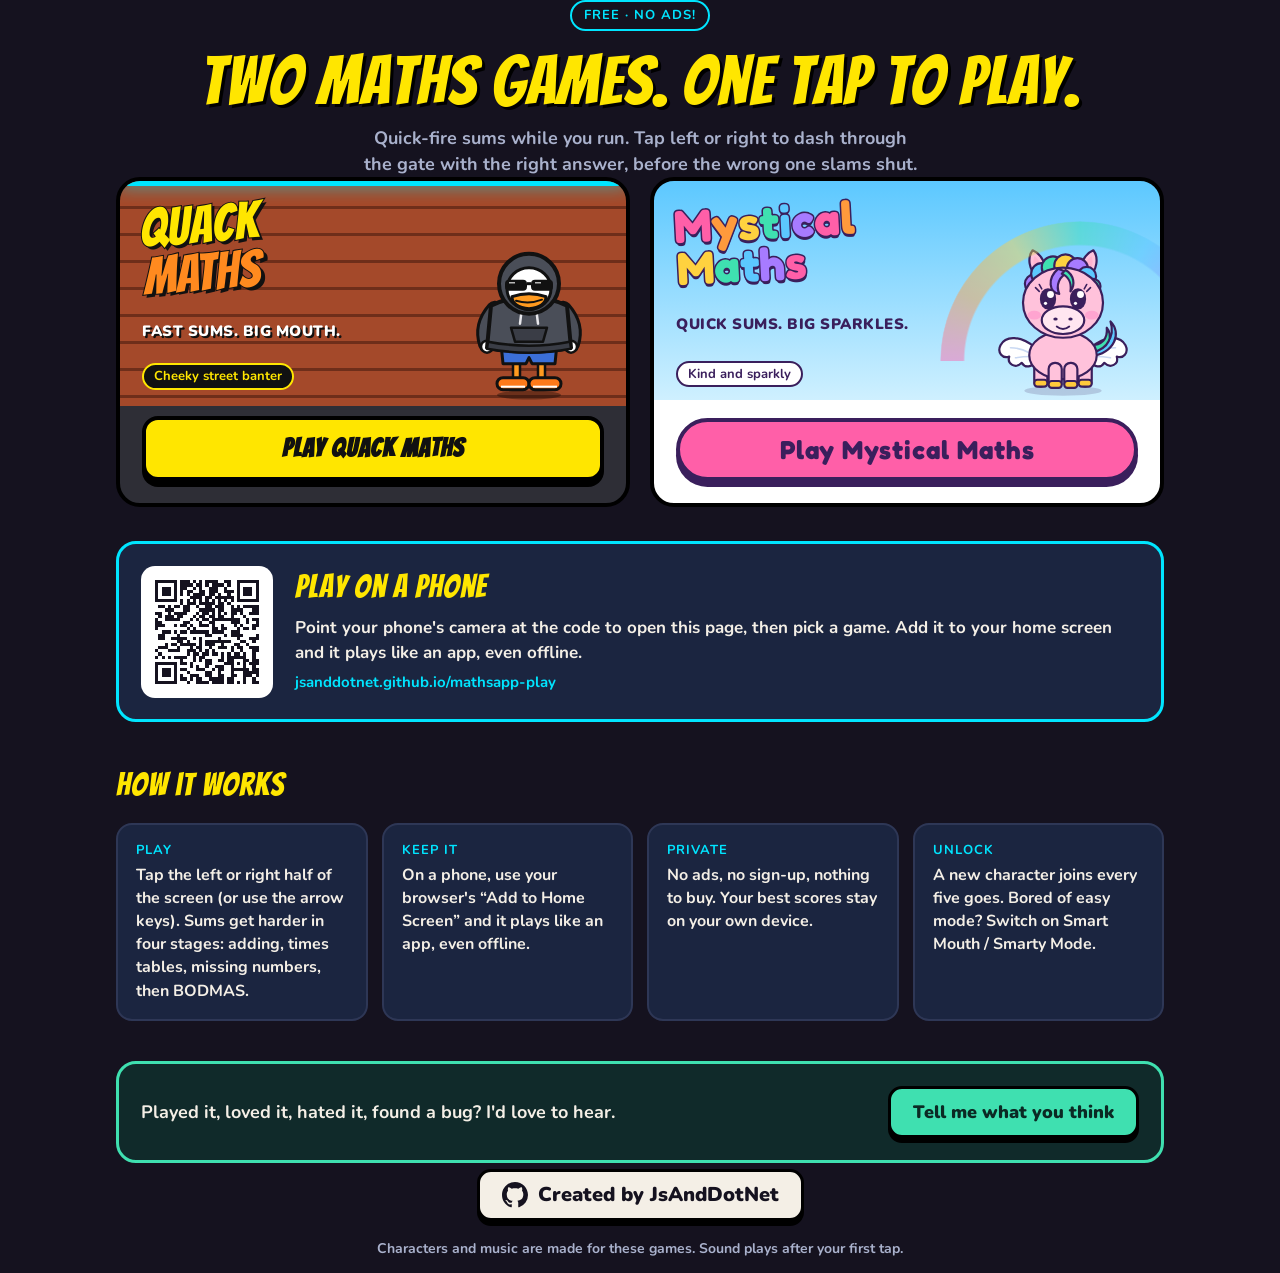
<file: index.html>
<!doctype html>
<html lang="en-GB">
  <head>
    <meta charset="UTF-8" />
    <meta name="viewport" content="width=device-width, initial-scale=1, viewport-fit=cover" />
    <meta name="theme-color" content="#15121F" />
    <title>Quack Maths · Mystical Maths</title>
    <meta name="description" content="Two quick-fire maths runner games. Tap left or right to run through the gate with the right answer. Free, no ads, nothing to sign up for." />
    <link rel="icon" href="icons/quack-192.png" />
    <style>
      @font-face { font-family: 'Bangers'; src: url('fonts/bangers-latin-400-normal.woff2') format('woff2'); font-weight: 400; font-display: swap; }
      @font-face { font-family: 'Fredoka'; src: url('fonts/fredoka-latin-700-normal.woff2') format('woff2'); font-weight: 700; font-display: swap; }
      @font-face { font-family: 'Nunito'; src: url('fonts/nunito-latin-700-normal.woff2') format('woff2'); font-weight: 700; font-display: swap; }
      @font-face { font-family: 'Nunito'; src: url('fonts/nunito-latin-900-normal.woff2') format('woff2'); font-weight: 900; font-display: swap; }

      :root {
        --ink: #15121f;
        --night: #1b2540;
        --cream: #f4efe6;
        --muted: #a9b1cc;
        --yellow: #ffe600;
        --cyan: #00e5ff;
        --orange: #ff8a1f;
        --pink: #ff5fa8;
        --plum: #3a1f5c;
        --mint: #3fe0b0;
        --sky: #5cc8ff;
      }
      * { box-sizing: border-box; }
      body {
        margin: 0;
        background: var(--ink);
        color: var(--cream);
        font-family: 'Nunito', system-ui, sans-serif;
        font-weight: 700;
        line-height: 1.45;
      }
      a { color: inherit; }
      .wrap { max-width: 1080px; margin: 0 auto; padding: 0 16px; }

      header { padding: 44px 0 26px; text-align: center; }
      .eyebrow {
        display: inline-block;
        padding: 4px 12px;
        border: 2px solid var(--cyan);
        border-radius: 999px;
        color: var(--cyan);
        font-size: 13px;
        letter-spacing: 1px;
        text-transform: uppercase;
      }
      h1 {
        margin: 16px 0 10px;
        font-family: 'Bangers', 'Impact', sans-serif;
        font-weight: 400;
        font-size: clamp(40px, 7vw, 68px);
        letter-spacing: 1px;
        line-height: 1;
        color: var(--yellow);
        text-shadow: 3px 3px 0 #000;
      }
      .lead { max-width: 560px; margin: 0 auto; color: var(--muted); font-size: 18px; }

      .games { display: grid; grid-template-columns: repeat(auto-fit, minmax(300px, 1fr)); gap: 20px; }
      .game {
        position: relative;
        overflow: hidden;
        border: 4px solid #000;
        border-radius: 24px;
        padding: 24px 22px 22px;
        display: grid;
        grid-template-columns: minmax(0, 1fr) 150px;
        gap: 10px 8px;
        min-height: 330px;
      }
      .game img { grid-column: 2; grid-row: 1 / span 3; align-self: end; width: 150px; height: auto; position: relative; }
      .game > * { position: relative; }
      .quack {
        background-color: #a4492a;
        background-image: linear-gradient(180deg, transparent 70%, #2e2e36 70%), repeating-linear-gradient(0deg, transparent 0 24px, #6e2e1a 24px 27px);
      }
      .quack::before {
        content: '';
        position: absolute;
        left: 0; right: 0; top: 0;
        height: 5px;
        background: var(--cyan);
        box-shadow: 0 0 16px var(--cyan);
      }
      .mystical { background: linear-gradient(180deg, #5cc8ff 0%, #cff0ff 68%, #ffffff 68%); color: var(--plum); }
      .mystical::after {
        content: '';
        position: absolute;
        right: -60px; top: 40px;
        width: 260px; height: 260px;
        border-radius: 50%;
        border: 10px solid transparent;
        background: conic-gradient(from 270deg, #ff5fa8, #ff9a3c, #ffd23f, #3fe0b0, #5cc8ff, #a77bff, transparent 50%) border-box;
        -webkit-mask: radial-gradient(circle, transparent 58%, #000 59%, #000 70%, transparent 71%);
        mask: radial-gradient(circle, transparent 58%, #000 59%, #000 70%, transparent 71%);
        opacity: 0.45;
        pointer-events: none;
      }
      .game h2 { margin: 0; line-height: 0.92; }
      .quack h2 { font-family: 'Bangers', 'Impact', sans-serif; font-weight: 400; font-size: 52px; transform: rotate(-4deg); transform-origin: left; }
      .quack h2 span { display: block; -webkit-text-stroke: 2px #111; paint-order: stroke fill; text-shadow: 3px 3px 0 #111; }
      .quack h2 .l0 { color: var(--yellow); }
      .quack h2 .l2 { color: var(--orange); }
      .mystical h2 { font-family: 'Fredoka', 'Arial Rounded MT Bold', sans-serif; font-weight: 700; font-size: 46px; transform: rotate(-3deg); transform-origin: left; }
      .mystical h2 span { display: inline-block; -webkit-text-stroke: 3px var(--plum); paint-order: stroke fill; text-shadow: 0 3px 0 var(--plum); }
      .tagline { margin: 0; font-weight: 900; letter-spacing: 0.5px; text-transform: uppercase; font-size: 15px; }
      .quack .tagline { color: #fff; text-shadow: 2px 2px 0 #111; }
      .chips { display: flex; flex-wrap: wrap; gap: 6px; align-self: start; }
      .chip { padding: 2px 10px; border-radius: 999px; font-size: 13px; border: 2px solid currentColor; }
      .quack .chip { background: #111; color: var(--yellow); }
      .mystical .chip { background: #fff; color: var(--plum); }
      .play {
        grid-column: 1 / -1;
        display: flex;
        align-items: center;
        justify-content: center;
        min-height: 60px;
        margin-top: 6px;
        border: 4px solid #000;
        text-decoration: none;
        font-size: 26px;
        letter-spacing: 1px;
      }
      .quack .play { border-radius: 16px; background: var(--yellow); color: #111; font-family: 'Bangers', 'Impact', sans-serif; box-shadow: 0 6px 0 #000; }
      .mystical .play { border-radius: 999px; border-color: var(--plum); background: var(--pink); color: var(--plum); font-family: 'Fredoka', sans-serif; box-shadow: 0 6px 0 var(--plum); }
      .play:active { transform: translateY(4px); box-shadow: none; }
      .play:focus-visible, .btn:focus-visible { outline: 4px solid var(--cyan); outline-offset: 3px; }

      section { padding: 34px 0 6px; }
      .phone {
        display: flex;
        align-items: center;
        gap: 22px;
        padding: 20px 22px;
        border: 3px solid var(--cyan);
        border-radius: 20px;
        background: var(--night);
      }
      .phone h3 { margin-bottom: 6px; }
      .phone p { margin: 0 0 6px; font-size: 17px; }
      .phone .url { color: var(--cyan); font-size: 15px; overflow-wrap: anywhere; }
      .qr { flex: none; width: 132px; height: 132px; padding: 8px; border-radius: 14px; background: #fff; }
      @media (max-width: 520px) { .phone { flex-direction: column; text-align: center; } }
      h3 { margin: 0 0 14px; font-family: 'Bangers', 'Impact', sans-serif; font-weight: 400; font-size: 32px; letter-spacing: 1px; color: var(--yellow); }
      .how { display: grid; grid-template-columns: repeat(auto-fit, minmax(220px, 1fr)); gap: 14px; }
      .how div { padding: 16px 18px; border: 2px solid #2e3756; border-radius: 16px; background: var(--night); }
      .how b { display: block; color: var(--cyan); font-size: 13px; letter-spacing: 1px; text-transform: uppercase; margin-bottom: 4px; }
      .how p { margin: 0; color: var(--cream); }

      .ask {
        display: flex;
        flex-wrap: wrap;
        align-items: center;
        justify-content: space-between;
        gap: 16px;
        padding: 22px;
        border: 3px solid var(--mint);
        border-radius: 20px;
        background: #102a2a;
      }
      .ask p { margin: 0; max-width: 560px; font-size: 18px; }
      .btn {
        display: inline-flex;
        align-items: center;
        gap: 10px;
        min-height: 52px;
        padding: 0 22px;
        border: 3px solid #000;
        border-radius: 14px;
        text-decoration: none;
        font-weight: 900;
        font-size: 18px;
      }
      .btn-mint { background: var(--mint); color: #062; color: #0b2a24; box-shadow: 0 5px 0 #000; }
      footer { padding: 40px 0 48px; text-align: center; }
      .credit { background: var(--cream); color: var(--ink); box-shadow: 0 5px 0 #000; font-size: 20px; }
      .credit svg { width: 26px; height: 26px; }
      .small { margin-top: 18px; color: var(--muted); font-size: 14px; }

      @media (max-width: 420px) {
        .game { grid-template-columns: minmax(0, 1fr) 118px; padding: 20px 16px 18px; }
        .game img { width: 118px; }
        .quack h2 { font-size: 42px; }
        .mystical h2 { font-size: 38px; }
      }
      @media (prefers-reduced-motion: no-preference) {
        .game img { transition: transform 0.2s; }
        .game:hover img { transform: translateY(-6px) rotate(-2deg); }
      }
    </style>
  </head>
  <body>
    <header class="wrap">
      <span class="eyebrow">Free · No ads!</span>
      <h1>Two maths games. One tap to play.</h1>
      <p class="lead">Quick-fire sums while you run. Tap left or right to dash through the gate with the right answer, before the wrong one slams shut.</p>
    </header>

    <main class="wrap">
      <div class="games">
        <article class="game quack">
          <h2 aria-label="Quack Maths"><span class="l0">QUACK</span><span class="l2">MATHS</span></h2>
          <p class="tagline">Fast sums. Big mouth.</p>
          <div class="chips"><span class="chip">Cheeky street banter</span></div>
          <img src="quack-maths/art/quack/duck/front.svg" alt="The Duck, in hoodie and shades" width="150" height="180" />
          <a class="play" href="quack-maths/">Play Quack Maths</a>
        </article>

        <article class="game mystical">
          <h2 aria-label="Mystical Maths"><span style="color: #ff5fa8">M</span><span style="color: #ff9a3c">y</span><span style="color: #ffd23f">s</span><span style="color: #3fe0b0">t</span><span style="color: #5cc8ff">i</span><span style="color: #a77bff">c</span><span style="color: #ff5fa8">a</span><span style="color: #ff9a3c">l</span><br /><span style="color: #ffd23f">M</span><span style="color: #3fe0b0">a</span><span style="color: #5cc8ff">t</span><span style="color: #a77bff">h</span><span style="color: #ff5fa8">s</span></h2>
          <p class="tagline">Quick sums. Big sparkles.</p>
          <div class="chips"><span class="chip">Kind and sparkly</span></div>
          <img src="mystical/art/mystical/pip/front.svg" alt="Pip the pegasus foal" width="150" height="188" />
          <a class="play" href="mystical/">Play Mystical Maths</a>
        </article>
      </div>

      <section>
        <div class="phone">
          <img class="qr" src="qr.svg" alt="QR code for jsanddotnet.github.io/mathsapp-play" width="132" height="132" />
          <div>
            <h3>Play on a phone</h3>
            <p>Point your phone's camera at the code to open this page, then pick a game. Add it to your home screen and it plays like an app, even offline.</p>
            <p class="url">jsanddotnet.github.io/mathsapp-play</p>
          </div>
        </div>
      </section>

      <section>
        <h3>How it works</h3>
        <div class="how">
          <div><b>Play</b><p>Tap the left or right half of the screen (or use the arrow keys). Sums get harder in four stages: adding, times tables, missing numbers, then BODMAS.</p></div>
          <div><b>Keep it</b><p>On a phone, use your browser's “Add to Home Screen” and it plays like an app, even offline.</p></div>
          <div><b>Private</b><p>No ads, no sign-up, nothing to buy. Your best scores stay on your own device.</p></div>
          <div><b>Unlock</b><p>A new character joins every five goes. Bored of easy mode? Switch on Smart Mouth / Smarty Mode.</p></div>
        </div>
      </section>

      <section>
        <div class="ask">
          <p>Played it, loved it, hated it, found a bug? I'd love to hear.</p>
          <a class="btn btn-mint" href="https://github.com/JsAndDotNet/mathsapp-play/issues" target="_blank" rel="noopener">Tell me what you think</a>
        </div>
      </section>
    </main>

    <footer class="wrap">
      <a class="btn credit" href="https://github.com/JsAndDotNet" target="_blank" rel="noopener">
        <svg viewBox="0 0 16 16" aria-hidden="true"><path fill="currentColor" d="M8 0C3.58 0 0 3.58 0 8c0 3.54 2.29 6.53 5.47 7.59.4.07.55-.17.55-.38 0-.19-.01-.82-.01-1.49-2.01.37-2.53-.49-2.69-.94-.09-.23-.48-.94-.82-1.13-.28-.15-.68-.52-.01-.53.63-.01 1.08.58 1.23.82.72 1.21 1.87.87 2.33.66.07-.52.28-.87.51-1.07-1.78-.2-3.64-.89-3.64-3.95 0-.87.31-1.59.82-2.15-.08-.2-.36-1.02.08-2.12 0 0 .67-.21 2.2.82.64-.18 1.32-.27 2-.27.68 0 1.36.09 2 .27 1.53-1.04 2.2-.82 2.2-.82.44 1.1.16 1.92.08 2.12.51.56.82 1.27.82 2.15 0 3.07-1.87 3.75-3.65 3.95.29.25.54.73.54 1.48 0 1.07-.01 1.93-.01 2.2 0 .21.15.46.55.38A8.013 8.013 0 0016 8c0-4.42-3.58-8-8-8z"></path></svg>
        Created by JsAndDotNet
      </a>
      <p class="small">Characters and music are made for these games. Sound plays after your first tap.</p>
    </footer>
  </body>
</html>
</file>
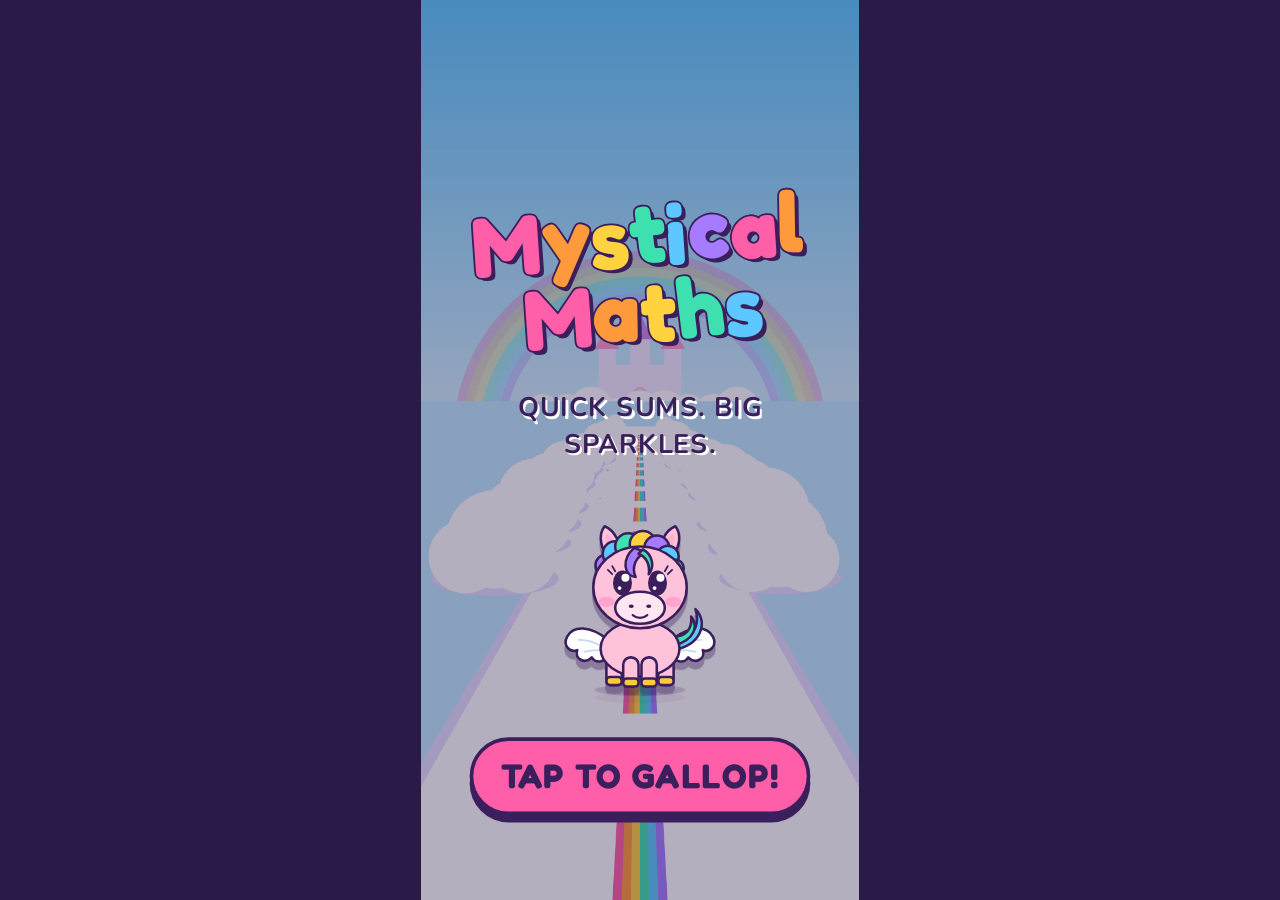
<file: mystical/index.html>
<!doctype html>
<html lang="en-GB">
  <head>
    <meta charset="UTF-8" />
    <meta name="viewport" content="width=device-width, initial-scale=1, viewport-fit=cover, user-scalable=no" />
    <meta name="theme-color" content="#2A1A47" />
    <title></title>
    <script type="module" crossorigin src="./assets/index-Cq9lQ314.js"></script>
    <link rel="stylesheet" crossorigin href="./assets/index-BUtAxXvL.css">
      <link rel="manifest" href="./manifest.webmanifest" />
    <link rel="apple-touch-icon" href="../icons/mystical-192.png" />
    <meta name="apple-mobile-web-app-capable" content="yes" />
  </head>
  <body>
    <div id="stage">
      <div id="ui"></div>
    </div>
  </body>
</html>
</file>
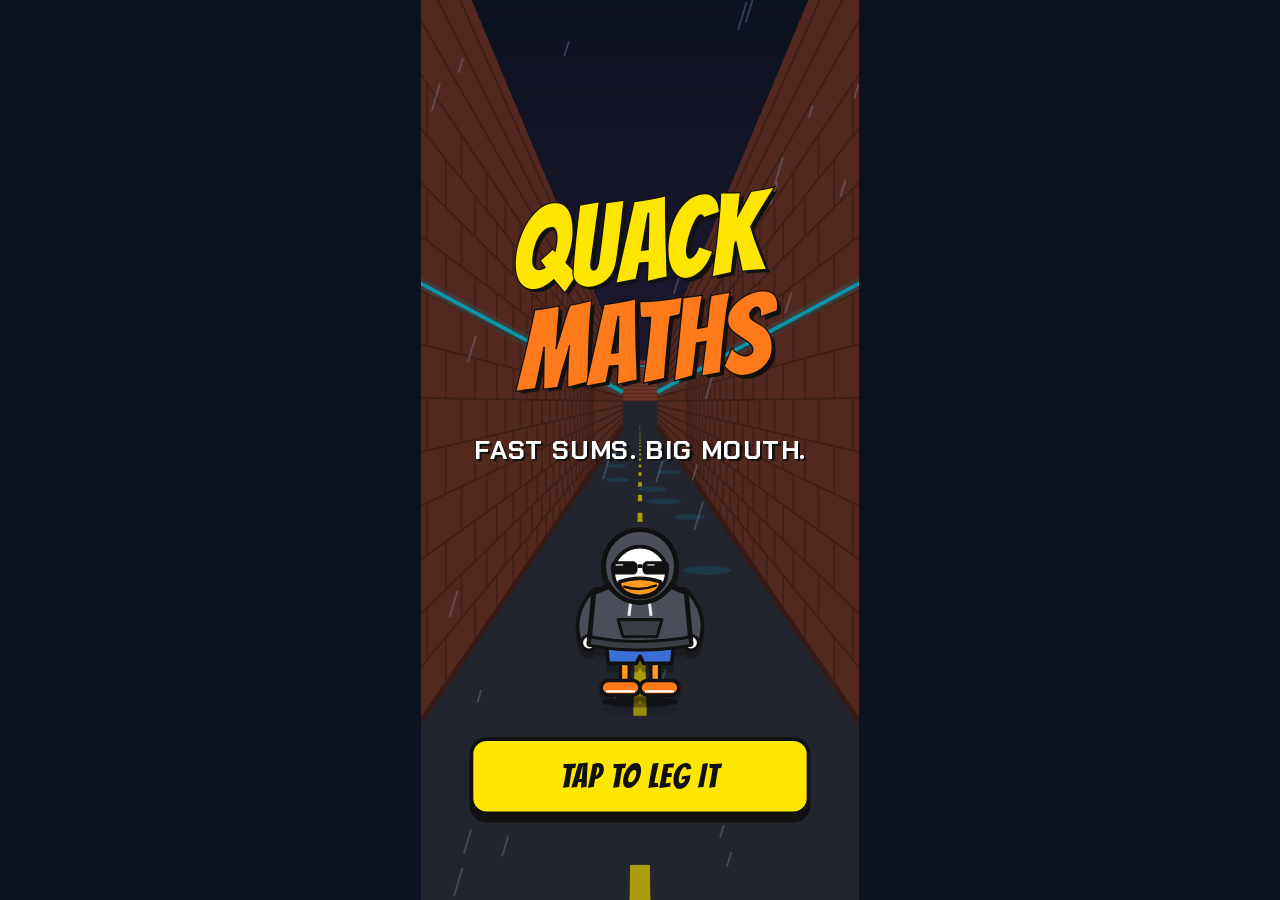
<file: quack-maths/index.html>
<!doctype html>
<html lang="en-GB">
  <head>
    <meta charset="UTF-8" />
    <meta name="viewport" content="width=device-width, initial-scale=1, viewport-fit=cover, user-scalable=no" />
    <meta name="theme-color" content="#0D1220" />
    <title></title>
    <script type="module" crossorigin src="./assets/index-S7Nhcp_h.js"></script>
    <link rel="stylesheet" crossorigin href="./assets/index-BUtAxXvL.css">
      <link rel="manifest" href="./manifest.webmanifest" />
    <link rel="apple-touch-icon" href="../icons/quack-192.png" />
    <meta name="apple-mobile-web-app-capable" content="yes" />
  </head>
  <body>
    <div id="stage">
      <div id="ui"></div>
    </div>
  </body>
</html>
</file>
<file: mystical/assets/index-BUtAxXvL.css>
*,:before,:after{box-sizing:border-box}html,body{background:var(--letterbox,#000);overscroll-behavior:none;-webkit-tap-highlight-color:transparent;-webkit-user-select:none;user-select:none;touch-action:manipulation;height:100%;margin:0;overflow:hidden}body{padding:env(safe-area-inset-top) env(safe-area-inset-right) env(safe-area-inset-bottom) env(safe-area-inset-left);font-family:var(--font-body);color:var(--panel-text);justify-content:center;align-items:center;display:flex}#stage{width:min(calc(100vw - env(safe-area-inset-left) - env(safe-area-inset-right)), calc((100dvh - env(safe-area-inset-top) - env(safe-area-inset-bottom)) * 360 / 740));aspect-ratio:360/740;position:relative;overflow:hidden}#stage canvas{display:block}#ui{width:360px;height:740px;transform:scale(var(--ui-scale,1));transform-origin:0 0;z-index:2;pointer-events:none;position:absolute;top:0;left:0}.layer{position:absolute;inset:0}.layer>*{pointer-events:auto}.layer-hud,.layer-hud *{pointer-events:none!important}.layer-toast{pointer-events:none}[hidden]{display:none!important}.btn{border:var(--outline) solid var(--ink);border-radius:var(--btn-radius);min-height:48px;font-family:var(--font-display);font-weight:var(--display-weight);letter-spacing:1px;cursor:pointer;color:var(--panel-text);background:0 0;justify-content:center;align-items:center;padding:0 18px;font-size:24px;display:flex}.btn:active{transform:translateY(3px);box-shadow:none!important}.btn:focus-visible,.btn-dev:focus-visible,.tab:focus-visible{outline:3px solid var(--accent);outline-offset:2px}.btn-primary{background:var(--primary);color:var(--primary-text);box-shadow:0 6px 0 var(--ink)}.btn-secondary{background:var(--secondary);color:var(--secondary-text);box-shadow:0 4px 0 var(--ink)}.btn-ghost{border-color:var(--muted-text);font-family:var(--font-body);letter-spacing:0;min-height:44px;font-size:20px;font-weight:700}.btn-big{min-height:64px;font-size:32px}.btn-link{color:var(--muted-text);font-family:var(--font-body);cursor:pointer;background:0 0;border:none;min-height:44px;font-size:15px;text-decoration:underline}.btn-close{border:2px solid var(--muted-text);width:44px;height:44px;color:var(--panel-text);cursor:pointer;background:0 0;border-radius:22px;font-size:24px;position:absolute;top:10px;right:10px}.pill{background:var(--ink);color:var(--panel-text);font-family:var(--font-ui);border-radius:20px;align-items:center;gap:6px;padding:4px 12px;font-size:16px;font-weight:700;display:inline-flex}.note{color:var(--muted-text);text-align:center;font-size:16px}.note.small{font-size:13px}.logo{font-family:var(--font-display);font-weight:var(--display-weight);flex-direction:column;align-items:center;line-height:.9;display:flex;transform:rotate(-4deg)}.logo-line{white-space:nowrap;color:var(--primary);-webkit-text-stroke:2px var(--ink);paint-order:stroke fill;text-shadow:3px 3px 0 var(--ink);font-size:92px}[data-theme=quack] .logo-line-1{color:var(--heat)}[data-theme=mystical] .logo-line{color:#fff;-webkit-text-stroke:3px var(--ink);font-size:70px}[data-theme=mystical] .logo-letter{color:#ff5fa8;display:inline-block}[data-theme=mystical] .logo-letter:nth-child(6n+2){color:#ff9a3c;transform:translateY(-3px)rotate(3deg)}[data-theme=mystical] .logo-letter:nth-child(6n+3){color:#ffd23f}[data-theme=mystical] .logo-letter:nth-child(6n+4){color:#3fe0b0;transform:translateY(-2px)rotate(-3deg)}[data-theme=mystical] .logo-letter:nth-child(6n+5){color:#5cc8ff}[data-theme=mystical] .logo-letter:nth-child(6n){color:#a77bff;transform:translateY(-3px)}.logo-small{transform-origin:top;margin-bottom:-96px;transform:rotate(-3deg)scale(.55)}.logo-tiny{transform-origin:top;margin-bottom:-110px;transform:scale(.35)}[data-theme=mystical] .logo-tiny{margin-bottom:-76px}.screen{flex-direction:column;align-items:center;gap:12px;padding:20px;display:flex;position:absolute;inset:0}.splash{cursor:pointer;background:color-mix(in srgb, var(--letterbox) 35%, transparent);justify-content:center}.tagline{font-family:var(--font-ui);letter-spacing:1px;text-align:center;color:var(--world-text);text-shadow:2px 2px 0 var(--world-text-shadow);margin-top:20px;font-size:22px;font-weight:700}.splash-start{font-size:28px;position:absolute;bottom:70px;left:40px;right:40px}.menu{background:color-mix(in srgb, var(--letterbox) 45%, transparent);gap:8px;padding-top:14px}.menu-top{justify-content:space-between;align-self:stretch;display:flex}.picker{border:4px solid var(--ink);background:var(--panel);border-radius:18px;flex-direction:column;align-items:center;gap:4px;width:320px;padding:10px 10px 8px;display:flex}.picker-portrait{justify-content:center;align-items:flex-end;width:92px;height:104px;display:flex;position:relative}.picker-portrait:before{content:"";background:radial-gradient(circle, color-mix(in srgb, var(--char) 70%, transparent) 0 55%, transparent 72%);border-radius:50%;height:76px;position:absolute;bottom:4px;left:8px;right:8px}.picker-art{height:112px;margin-bottom:-6px;position:relative}.picker-name{font-family:var(--font-display);font-weight:var(--display-weight);color:var(--primary);letter-spacing:1px;font-size:26px}.portraits{gap:6px;margin-top:2px;display:flex}.portrait{border:3px solid var(--ink);background:var(--char);cursor:pointer;border-radius:22px;width:44px;height:44px;padding:0;position:relative}.portrait-face{border-radius:50%;position:absolute;inset:0;overflow:hidden}.portrait-face img{left:var(--portrait-x,-16px);top:var(--portrait-y,-2px);width:var(--portrait-w,70px);position:absolute}.portrait.is-equipped{border-color:var(--primary);box-shadow:0 0 0 2px var(--ink)}.portrait.is-locked{cursor:default}.portrait.is-locked .portrait-face{filter:grayscale(.85)brightness(.9);opacity:.75}.portrait:last-child{border-color:var(--coin)}.portrait.is-equipped:last-child{border-color:var(--primary)}.lock{width:16px;height:18px;fill:var(--primary);stroke:var(--ink);stroke-width:1.5px;position:absolute;bottom:-2px;right:-2px}.lock path{fill:none;stroke:var(--primary);stroke-width:2px}.picker-next{font-family:var(--font-ui);letter-spacing:.5px;color:var(--muted-text);font-size:12px;font-weight:700}.smart-row{border:3px solid var(--ink);background:var(--panel);border-radius:14px;justify-content:space-between;align-self:stretch;align-items:center;gap:10px;min-height:52px;margin:0 10px;padding:6px 10px 6px 14px;display:flex}.smart-row.is-on{border-color:var(--accent)}.smart-name{font-family:var(--font-display);font-weight:var(--display-weight);color:var(--accent);letter-spacing:1px;font-size:22px;line-height:1.1}.smart-hint{color:var(--muted-text);font-size:13px;font-weight:600}.switch{border:2px solid var(--ink);background:var(--muted-text);cursor:pointer;border-radius:16px;flex:none;width:56px;height:32px;padding:0;position:relative}.switch.is-on{background:var(--accent)}.switch .knob{border:2px solid var(--ink);background:#fff;border-radius:12px;width:24px;height:24px;transition:left .15s;position:absolute;top:2px;left:2px}.switch.is-on .knob{left:26px}.switch:focus-visible,.portrait:focus-visible{outline:3px solid var(--accent);outline-offset:2px}.unlock-portrait{align-self:center;width:150px;height:160px}.unlock-portrait .picker-art{height:170px}.unlock-portrait.is-last:before{box-shadow:0 0 0 4px var(--coin)}.splash-hero{height:180px;filter:drop-shadow(0 6px 0 color-mix(in srgb, var(--ink) 35%, transparent));margin-top:6px}.menu-links{gap:8px;display:flex}.link-chip{border:2px solid var(--muted-text);background:color-mix(in srgb, var(--panel) 85%, transparent);color:var(--panel-text);font-family:var(--font-ui);letter-spacing:.5px;border-radius:999px;padding:4px 12px;font-size:12px;font-weight:700;text-decoration:none}.link-chip:focus-visible{outline:3px solid var(--accent);outline-offset:2px}.mode-badge{color:var(--accent);font-size:13px}.hud-left{min-width:60px}.btn-play{align-self:stretch;min-height:68px;margin:2px 20px 4px;font-size:40px}.mode-toggle{min-height:44px;font-size:17px}.menu-row{justify-content:center;align-self:stretch;gap:16px;padding:0 10px;display:flex}.btn-square{background:var(--panel);width:72px;height:60px;color:var(--panel-text);font-family:var(--font-body);letter-spacing:0;border-radius:14px;padding:0;font-size:13px;font-weight:700}[data-theme=mystical] .btn-square{color:var(--ink);background:#fff;border-radius:18px}.btn-square.is-off{opacity:.6}.btn-mate{align-self:stretch;margin:0 20px;font-size:22px}.dev-panel{flex-wrap:wrap;align-items:center;gap:4px;font-family:monospace;display:flex;position:absolute;bottom:6px;left:6px;right:6px}.dev-label{color:#fff;background:#c00;padding:1px 4px;font-size:11px}.btn-dev{color:#fff;cursor:pointer;background:#0009;border:1px solid #fff;border-radius:4px;min-height:28px;padding:4px 6px;font:11px monospace}.countdown{background:color-mix(in srgb, var(--letterbox) 50%, transparent);justify-content:center}.count-num{font-family:var(--font-display);font-weight:var(--display-weight);color:var(--primary);-webkit-text-stroke:3px var(--ink);paint-order:stroke fill;text-shadow:5px 5px 0 var(--ink);min-height:180px;font-size:180px;line-height:1}.count-go{font-family:var(--font-display);font-weight:var(--display-weight);color:var(--world-text);text-shadow:2px 2px 0 var(--world-text-shadow);font-size:34px}.how-to{font-family:var(--font-ui);color:var(--world-text);text-shadow:1px 1px 0 var(--world-text-shadow);font-size:18px;font-weight:700}.tap-halves{display:flex;position:absolute;inset:0}.tap-half{border:3px dashed var(--accent);font-family:var(--font-ui);color:var(--accent);border-radius:14px;flex:1;justify-content:center;align-items:flex-end;margin:8px;padding-bottom:40px;font-weight:700;display:flex}.hud{font-family:var(--font-ui);position:absolute;inset:0}.hud-top{justify-content:space-between;align-items:flex-start;display:flex;position:absolute;top:14px;left:12px;right:12px}.hud-mid{flex-direction:column;align-items:center;gap:2px;display:flex}.hud-score{font-family:var(--font-ui);color:var(--world-text);text-shadow:2px 2px 0 var(--world-text-shadow);font-size:34px;font-weight:700;line-height:1}.pace-pill{border:2px solid var(--ink);background:var(--pace-behind);color:#fff;border-radius:12px;padding:2px 10px;font-size:13px;font-weight:700}.pace-pill.ahead{background:var(--pace-ahead);color:var(--ink)}.heat{border:2px solid var(--ink);background:var(--heat);color:var(--ink);border-radius:8px;padding:4px 10px;font-size:15px;font-weight:700}.heat[data-level="1"]{background:var(--secondary)}.sum-board{border:4px solid var(--board-rim);background:var(--board-bg);height:64px;color:var(--board-text);white-space:nowrap;border-radius:12px;justify-content:center;align-items:center;font-size:34px;font-weight:700;display:flex;position:absolute;top:92px;left:50px;right:50px}.bar{background:#0006;border-radius:5px;height:9px;position:absolute;overflow:hidden}.bar-fill{background:var(--timer);transform-origin:0;width:100%;height:100%}.timer-bar{top:164px;left:50px;right:50px}.answers{justify-content:space-between;gap:20px;display:flex;position:absolute;top:180px;left:50px;right:50px}.answer{border:3px solid var(--ink);background:var(--plate);height:52px;color:var(--plate-text);border-radius:12px;flex:1;justify-content:center;align-items:center;font-size:34px;font-weight:700;display:flex}.answer.picked{border-color:var(--gate-selected);box-shadow:0 0 0 3px var(--gate-selected), 0 0 14px var(--gate-selected)}.answer:empty{visibility:hidden}.cover{justify-content:center;align-items:center;display:flex;position:absolute;inset:-10px -14px}.cover svg{width:100%;height:100%}.cover-paint{animation:.18s ease-out spray}.cover-panda{justify-content:space-around}.cover-panda svg{width:auto;height:110px;margin-top:-24px;animation:.25s ease-out peek}@keyframes spray{0%{transform:scale(.3)}}@keyframes peek{0%{transform:translateY(40px)scale(.6)}}.streak{color:var(--world-text);text-shadow:1px 1px 0 var(--world-text-shadow);flex-direction:column;align-items:flex-start;display:flex;position:absolute;top:246px;left:10px}.streak-label{letter-spacing:1px;font-size:11px;font-weight:700}.streak-num{font-size:28px;font-weight:700;line-height:1}.streak-hint{color:var(--world-text);max-width:120px;font-size:11px;font-weight:700}.rush{flex-direction:column;align-items:flex-end;gap:2px;display:flex;position:absolute;top:242px;right:10px}.rush-title{font-family:var(--font-display);font-weight:var(--display-weight);color:var(--rush);-webkit-text-stroke:1.5px var(--ink);paint-order:stroke fill;font-size:30px}.rush-points{background:var(--ink);color:var(--rush);border-radius:8px;padding:2px 8px;font-size:14px;font-weight:700}.rush-bar{width:120px;position:relative}.rush-bar .bar-fill{background:var(--rush)}.stage-banner{background:var(--banner);color:var(--banner-text);border-top:3px solid var(--ink);border-bottom:3px solid var(--ink);text-align:center;padding:8px 20px;animation:.25s ease-out slap;position:absolute;top:330px;left:-10px;right:-10px;transform:rotate(-4deg)}.stage-banner.is-boss{background:var(--new-pb);transform:rotate(3deg)}.banner-stage{font-family:var(--font-display);font-weight:var(--display-weight);letter-spacing:1px;font-size:26px}.banner-split{font-size:13px;font-weight:700}@keyframes slap{0%{opacity:0;transform:rotate(-4deg)scale(1.4)}}.pops{flex-direction:column;align-items:center;gap:4px;display:flex;position:absolute;top:380px;left:0;right:0}.pop{font-family:var(--font-display);font-weight:var(--display-weight);color:var(--primary);-webkit-text-stroke:1.5px var(--ink);paint-order:stroke fill;text-shadow:2px 2px 0 var(--ink);font-size:30px;animation:1.1s ease-out forwards pop}.pop-brag{color:var(--world-text);-webkit-text-stroke-color:var(--world-text-shadow);font-size:26px}.pop-flip{color:var(--pace-ahead)}.pop-fail{color:var(--world-text);-webkit-text-stroke-color:var(--world-text-shadow);font-size:44px}.pop-answer,.pop-info{font-family:var(--font-ui);background:var(--ink);color:#fff;-webkit-text-stroke:0;text-shadow:none;border-radius:10px;padding:4px 12px;font-size:22px;font-weight:700;animation:2.2s ease-out forwards pop}@keyframes pop{0%{opacity:0;transform:scale(.6)}15%{opacity:1;transform:scale(1.1)}80%{opacity:1}to{opacity:0;transform:translateY(-20px)}}.fail{background:var(--sky);justify-content:space-between;gap:0;padding:24px 0 0}.fail-bin{background-color:var(--sky);background-image:repeating-linear-gradient(0deg, transparent 0 26px, var(--wall-line) 26px 29px)}.fail-top{flex-direction:column;align-items:center;gap:10px;padding:0 20px;display:flex}.sound-word{font-family:var(--font-display);font-weight:var(--display-weight);color:var(--primary);-webkit-text-stroke:1.5px var(--ink);paint-order:stroke fill;text-shadow:3px 3px 0 var(--ink);font-size:48px;transform:rotate(-6deg)}.speech{border:3px solid var(--ink);max-width:290px;color:var(--ink);font-family:var(--font-display);font-weight:var(--display-weight);text-align:center;background:#fff;border-radius:18px;padding:10px 16px;font-size:26px}.fail-pic{width:340px;height:250px;position:relative}.fail-char{height:250px;position:absolute;bottom:0;left:10px}.fail-npc{height:190px;position:absolute;bottom:0;right:-4px}.fail-panel{border-top:4px solid var(--ink);background:var(--panel);border-radius:28px 28px 0 0;flex-direction:column;align-self:stretch;align-items:stretch;gap:10px;padding:20px 24px 26px;display:flex}.fail-head{justify-content:space-between;align-items:baseline;display:flex}.fail-title{font-family:var(--font-display);font-weight:var(--display-weight);color:var(--primary);-webkit-text-stroke:1.5px var(--ink);paint-order:stroke fill;font-size:46px;line-height:1}.fail-streak{font-family:var(--font-ui);color:var(--muted-text);font-size:16px;font-weight:700}.pause{background:color-mix(in srgb, var(--letterbox) 80%, transparent);cursor:pointer;justify-content:center}.pause-title{font-family:var(--font-display);font-weight:var(--display-weight);color:var(--primary);font-size:56px}.results{background:var(--panel);gap:8px;overflow-y:auto}.results-header{font-family:var(--font-display);font-weight:var(--display-weight);color:var(--primary);-webkit-text-stroke:1.5px var(--ink);paint-order:stroke fill;font-size:40px}.score-block{text-align:center;position:relative}.score-label{font-family:var(--font-ui);color:var(--muted-text);letter-spacing:1px;font-size:13px;font-weight:700}.score-big{font-family:var(--font-ui);color:#fff;font-size:54px;font-weight:700;line-height:1}.stamp{border:3px solid var(--ink);background:var(--new-pb);color:var(--ink);font-family:var(--font-display);font-weight:var(--display-weight);border-radius:8px;padding:4px 10px;font-size:22px;animation:.3s ease-out .4s backwards slap;position:absolute;top:6px;right:-90px;transform:rotate(10deg)}.card{font-family:var(--font-ui);background:#00000040;border-radius:12px;align-self:stretch;padding:10px 12px}.card-head{justify-content:space-between;align-items:center;gap:6px;display:flex}.card-title{letter-spacing:1px;color:var(--accent);font-size:12px;font-weight:700}.tabs{gap:4px;display:flex}.tab{border:2px solid var(--muted-text);min-height:32px;color:var(--muted-text);font-family:var(--font-ui);cursor:pointer;background:0 0;border-radius:8px;padding:0 8px;font-size:12px;font-weight:700}.tab.active{border-color:var(--accent);color:var(--accent)}.table-row{grid-template-columns:1fr auto 110px;align-items:baseline;gap:8px;padding:4px 0;font-size:15px;display:grid}.cell-value{text-align:right;font-weight:700}.cell-delta{text-align:right;color:var(--muted-text);font-size:13px}.cell-delta.up{color:var(--pace-ahead)}.cell-delta.down{color:var(--pace-behind)}[data-theme=quack] .cell-delta.down{color:#ff6b6b}.parting{font-family:var(--font-body);text-align:center;color:var(--panel-text);font-size:18px;font-style:italic;font-weight:700}.results .btn{align-self:stretch;margin:0 10px}.popup-backdrop{background:#05060cb3;justify-content:center;align-items:center;display:flex;position:absolute;inset:0}.popup{border:4px solid var(--accent);background:var(--panel);text-align:center;border-radius:22px;flex-direction:column;align-items:stretch;gap:8px;width:320px;padding:20px 18px 16px;display:flex;position:relative}.popup-title{font-family:var(--font-display);font-weight:var(--display-weight);color:var(--primary);padding:0 40px;font-size:32px}.mode-name{font-family:var(--font-display);font-weight:var(--display-weight);color:var(--accent);font-size:30px}.perks{text-align:left;margin:0;padding-left:22px;font-size:18px;font-weight:600}.brag-card{background:var(--sky);border:3px solid var(--ink);border-radius:14px;padding:14px;overflow:hidden}.share-message{border:2px dashed var(--muted-text);background:color-mix(in srgb, var(--ink) 35%, transparent);color:var(--panel-text);font-family:var(--font-ui);text-align:left;overflow-wrap:anywhere;-webkit-user-select:text;user-select:text;border-radius:12px;padding:10px 12px;font-size:14px;font-weight:700;line-height:1.35}.copy-box{position:fixed;top:0;left:-9999px}.taunt{font-family:var(--font-display);font-weight:var(--display-weight);color:#fff;-webkit-text-stroke:1px var(--ink);paint-order:stroke fill;margin-top:6px;font-size:22px}.toast{background:var(--ink);color:#fff;font-family:var(--font-ui);text-align:center;border-radius:12px;padding:10px 14px;font-size:15px;font-weight:700;position:absolute;bottom:120px;left:30px;right:30px}@media (prefers-reduced-motion:reduce){.pop,.stage-banner,.stamp{animation-duration:10ms}}.popup.sheet{text-align:left;width:auto;box-shadow:0 0 24px color-mix(in srgb, var(--accent) 40%, transparent);gap:6px;position:absolute;inset:56px 16px 40px}.popup.sheet .sheet-title{padding:4px 48px 4px 0;font-size:34px}.sheet-gap{flex-grow:1}.set-section{margin-top:6px}.set-row{min-height:48px;font-family:var(--font-body);justify-content:space-between;align-items:center;gap:10px;font-size:20px;font-weight:700;display:flex}.slider{width:150px;height:44px;accent-color:var(--primary);cursor:pointer;margin:0}.slider:focus-visible{outline:3px solid var(--accent);outline-offset:2px}.scores-tabs .tab{flex:1;min-height:40px;font-size:14px}.score-list{overscroll-behavior:contain;flex-direction:column;flex:1;gap:6px;min-height:0;margin:0;padding:0 2px;list-style:none;display:flex;overflow-y:auto}.score-empty{margin:auto 0;padding:0 12px}.score-row{font-family:var(--font-ui);background:#00000040;border-radius:12px;grid-template-columns:30px 40px minmax(0,1fr);align-items:center;gap:8px;padding:6px 8px;display:grid}.score-rank{text-align:center;color:var(--muted-text);font-size:18px;font-weight:700}.score-row.top-1 .score-rank{color:var(--coin);font-size:22px}.score-row.top-2 .score-rank,.score-row.top-3 .score-rank{color:var(--panel-text)}.score-row.top-1{box-shadow:inset 0 0 0 2px var(--coin)}.score-face{border:2px solid var(--ink);background:var(--char,color-mix(in srgb, var(--muted-text) 40%, transparent));border-radius:50%;width:40px;height:40px;position:relative;overflow:hidden}.score-face img{left:calc(var(--portrait-x,-16px) * .9);top:calc(var(--portrait-y,-2px) * .9);width:calc(var(--portrait-w,70px) * .9);position:absolute}.score-main{flex-direction:column;min-width:0;display:flex}.score-points{color:var(--primary);font-size:22px;font-weight:700;line-height:1.1}.score-detail{font-family:var(--font-body);color:var(--muted-text);white-space:nowrap;text-overflow:ellipsis;font-size:13px;overflow:hidden}
</file>
<file: quack-maths/assets/index-BUtAxXvL.css>
*,:before,:after{box-sizing:border-box}html,body{background:var(--letterbox,#000);overscroll-behavior:none;-webkit-tap-highlight-color:transparent;-webkit-user-select:none;user-select:none;touch-action:manipulation;height:100%;margin:0;overflow:hidden}body{padding:env(safe-area-inset-top) env(safe-area-inset-right) env(safe-area-inset-bottom) env(safe-area-inset-left);font-family:var(--font-body);color:var(--panel-text);justify-content:center;align-items:center;display:flex}#stage{width:min(calc(100vw - env(safe-area-inset-left) - env(safe-area-inset-right)), calc((100dvh - env(safe-area-inset-top) - env(safe-area-inset-bottom)) * 360 / 740));aspect-ratio:360/740;position:relative;overflow:hidden}#stage canvas{display:block}#ui{width:360px;height:740px;transform:scale(var(--ui-scale,1));transform-origin:0 0;z-index:2;pointer-events:none;position:absolute;top:0;left:0}.layer{position:absolute;inset:0}.layer>*{pointer-events:auto}.layer-hud,.layer-hud *{pointer-events:none!important}.layer-toast{pointer-events:none}[hidden]{display:none!important}.btn{border:var(--outline) solid var(--ink);border-radius:var(--btn-radius);min-height:48px;font-family:var(--font-display);font-weight:var(--display-weight);letter-spacing:1px;cursor:pointer;color:var(--panel-text);background:0 0;justify-content:center;align-items:center;padding:0 18px;font-size:24px;display:flex}.btn:active{transform:translateY(3px);box-shadow:none!important}.btn:focus-visible,.btn-dev:focus-visible,.tab:focus-visible{outline:3px solid var(--accent);outline-offset:2px}.btn-primary{background:var(--primary);color:var(--primary-text);box-shadow:0 6px 0 var(--ink)}.btn-secondary{background:var(--secondary);color:var(--secondary-text);box-shadow:0 4px 0 var(--ink)}.btn-ghost{border-color:var(--muted-text);font-family:var(--font-body);letter-spacing:0;min-height:44px;font-size:20px;font-weight:700}.btn-big{min-height:64px;font-size:32px}.btn-link{color:var(--muted-text);font-family:var(--font-body);cursor:pointer;background:0 0;border:none;min-height:44px;font-size:15px;text-decoration:underline}.btn-close{border:2px solid var(--muted-text);width:44px;height:44px;color:var(--panel-text);cursor:pointer;background:0 0;border-radius:22px;font-size:24px;position:absolute;top:10px;right:10px}.pill{background:var(--ink);color:var(--panel-text);font-family:var(--font-ui);border-radius:20px;align-items:center;gap:6px;padding:4px 12px;font-size:16px;font-weight:700;display:inline-flex}.note{color:var(--muted-text);text-align:center;font-size:16px}.note.small{font-size:13px}.logo{font-family:var(--font-display);font-weight:var(--display-weight);flex-direction:column;align-items:center;line-height:.9;display:flex;transform:rotate(-4deg)}.logo-line{white-space:nowrap;color:var(--primary);-webkit-text-stroke:2px var(--ink);paint-order:stroke fill;text-shadow:3px 3px 0 var(--ink);font-size:92px}[data-theme=quack] .logo-line-1{color:var(--heat)}[data-theme=mystical] .logo-line{color:#fff;-webkit-text-stroke:3px var(--ink);font-size:70px}[data-theme=mystical] .logo-letter{color:#ff5fa8;display:inline-block}[data-theme=mystical] .logo-letter:nth-child(6n+2){color:#ff9a3c;transform:translateY(-3px)rotate(3deg)}[data-theme=mystical] .logo-letter:nth-child(6n+3){color:#ffd23f}[data-theme=mystical] .logo-letter:nth-child(6n+4){color:#3fe0b0;transform:translateY(-2px)rotate(-3deg)}[data-theme=mystical] .logo-letter:nth-child(6n+5){color:#5cc8ff}[data-theme=mystical] .logo-letter:nth-child(6n){color:#a77bff;transform:translateY(-3px)}.logo-small{transform-origin:top;margin-bottom:-96px;transform:rotate(-3deg)scale(.55)}.logo-tiny{transform-origin:top;margin-bottom:-110px;transform:scale(.35)}[data-theme=mystical] .logo-tiny{margin-bottom:-76px}.screen{flex-direction:column;align-items:center;gap:12px;padding:20px;display:flex;position:absolute;inset:0}.splash{cursor:pointer;background:color-mix(in srgb, var(--letterbox) 35%, transparent);justify-content:center}.tagline{font-family:var(--font-ui);letter-spacing:1px;text-align:center;color:var(--world-text);text-shadow:2px 2px 0 var(--world-text-shadow);margin-top:20px;font-size:22px;font-weight:700}.splash-start{font-size:28px;position:absolute;bottom:70px;left:40px;right:40px}.menu{background:color-mix(in srgb, var(--letterbox) 45%, transparent);gap:8px;padding-top:14px}.menu-top{justify-content:space-between;align-self:stretch;display:flex}.picker{border:4px solid var(--ink);background:var(--panel);border-radius:18px;flex-direction:column;align-items:center;gap:4px;width:320px;padding:10px 10px 8px;display:flex}.picker-portrait{justify-content:center;align-items:flex-end;width:92px;height:104px;display:flex;position:relative}.picker-portrait:before{content:"";background:radial-gradient(circle, color-mix(in srgb, var(--char) 70%, transparent) 0 55%, transparent 72%);border-radius:50%;height:76px;position:absolute;bottom:4px;left:8px;right:8px}.picker-art{height:112px;margin-bottom:-6px;position:relative}.picker-name{font-family:var(--font-display);font-weight:var(--display-weight);color:var(--primary);letter-spacing:1px;font-size:26px}.portraits{gap:6px;margin-top:2px;display:flex}.portrait{border:3px solid var(--ink);background:var(--char);cursor:pointer;border-radius:22px;width:44px;height:44px;padding:0;position:relative}.portrait-face{border-radius:50%;position:absolute;inset:0;overflow:hidden}.portrait-face img{left:var(--portrait-x,-16px);top:var(--portrait-y,-2px);width:var(--portrait-w,70px);position:absolute}.portrait.is-equipped{border-color:var(--primary);box-shadow:0 0 0 2px var(--ink)}.portrait.is-locked{cursor:default}.portrait.is-locked .portrait-face{filter:grayscale(.85)brightness(.9);opacity:.75}.portrait:last-child{border-color:var(--coin)}.portrait.is-equipped:last-child{border-color:var(--primary)}.lock{width:16px;height:18px;fill:var(--primary);stroke:var(--ink);stroke-width:1.5px;position:absolute;bottom:-2px;right:-2px}.lock path{fill:none;stroke:var(--primary);stroke-width:2px}.picker-next{font-family:var(--font-ui);letter-spacing:.5px;color:var(--muted-text);font-size:12px;font-weight:700}.smart-row{border:3px solid var(--ink);background:var(--panel);border-radius:14px;justify-content:space-between;align-self:stretch;align-items:center;gap:10px;min-height:52px;margin:0 10px;padding:6px 10px 6px 14px;display:flex}.smart-row.is-on{border-color:var(--accent)}.smart-name{font-family:var(--font-display);font-weight:var(--display-weight);color:var(--accent);letter-spacing:1px;font-size:22px;line-height:1.1}.smart-hint{color:var(--muted-text);font-size:13px;font-weight:600}.switch{border:2px solid var(--ink);background:var(--muted-text);cursor:pointer;border-radius:16px;flex:none;width:56px;height:32px;padding:0;position:relative}.switch.is-on{background:var(--accent)}.switch .knob{border:2px solid var(--ink);background:#fff;border-radius:12px;width:24px;height:24px;transition:left .15s;position:absolute;top:2px;left:2px}.switch.is-on .knob{left:26px}.switch:focus-visible,.portrait:focus-visible{outline:3px solid var(--accent);outline-offset:2px}.unlock-portrait{align-self:center;width:150px;height:160px}.unlock-portrait .picker-art{height:170px}.unlock-portrait.is-last:before{box-shadow:0 0 0 4px var(--coin)}.splash-hero{height:180px;filter:drop-shadow(0 6px 0 color-mix(in srgb, var(--ink) 35%, transparent));margin-top:6px}.menu-links{gap:8px;display:flex}.link-chip{border:2px solid var(--muted-text);background:color-mix(in srgb, var(--panel) 85%, transparent);color:var(--panel-text);font-family:var(--font-ui);letter-spacing:.5px;border-radius:999px;padding:4px 12px;font-size:12px;font-weight:700;text-decoration:none}.link-chip:focus-visible{outline:3px solid var(--accent);outline-offset:2px}.mode-badge{color:var(--accent);font-size:13px}.hud-left{min-width:60px}.btn-play{align-self:stretch;min-height:68px;margin:2px 20px 4px;font-size:40px}.mode-toggle{min-height:44px;font-size:17px}.menu-row{justify-content:center;align-self:stretch;gap:16px;padding:0 10px;display:flex}.btn-square{background:var(--panel);width:72px;height:60px;color:var(--panel-text);font-family:var(--font-body);letter-spacing:0;border-radius:14px;padding:0;font-size:13px;font-weight:700}[data-theme=mystical] .btn-square{color:var(--ink);background:#fff;border-radius:18px}.btn-square.is-off{opacity:.6}.btn-mate{align-self:stretch;margin:0 20px;font-size:22px}.dev-panel{flex-wrap:wrap;align-items:center;gap:4px;font-family:monospace;display:flex;position:absolute;bottom:6px;left:6px;right:6px}.dev-label{color:#fff;background:#c00;padding:1px 4px;font-size:11px}.btn-dev{color:#fff;cursor:pointer;background:#0009;border:1px solid #fff;border-radius:4px;min-height:28px;padding:4px 6px;font:11px monospace}.countdown{background:color-mix(in srgb, var(--letterbox) 50%, transparent);justify-content:center}.count-num{font-family:var(--font-display);font-weight:var(--display-weight);color:var(--primary);-webkit-text-stroke:3px var(--ink);paint-order:stroke fill;text-shadow:5px 5px 0 var(--ink);min-height:180px;font-size:180px;line-height:1}.count-go{font-family:var(--font-display);font-weight:var(--display-weight);color:var(--world-text);text-shadow:2px 2px 0 var(--world-text-shadow);font-size:34px}.how-to{font-family:var(--font-ui);color:var(--world-text);text-shadow:1px 1px 0 var(--world-text-shadow);font-size:18px;font-weight:700}.tap-halves{display:flex;position:absolute;inset:0}.tap-half{border:3px dashed var(--accent);font-family:var(--font-ui);color:var(--accent);border-radius:14px;flex:1;justify-content:center;align-items:flex-end;margin:8px;padding-bottom:40px;font-weight:700;display:flex}.hud{font-family:var(--font-ui);position:absolute;inset:0}.hud-top{justify-content:space-between;align-items:flex-start;display:flex;position:absolute;top:14px;left:12px;right:12px}.hud-mid{flex-direction:column;align-items:center;gap:2px;display:flex}.hud-score{font-family:var(--font-ui);color:var(--world-text);text-shadow:2px 2px 0 var(--world-text-shadow);font-size:34px;font-weight:700;line-height:1}.pace-pill{border:2px solid var(--ink);background:var(--pace-behind);color:#fff;border-radius:12px;padding:2px 10px;font-size:13px;font-weight:700}.pace-pill.ahead{background:var(--pace-ahead);color:var(--ink)}.heat{border:2px solid var(--ink);background:var(--heat);color:var(--ink);border-radius:8px;padding:4px 10px;font-size:15px;font-weight:700}.heat[data-level="1"]{background:var(--secondary)}.sum-board{border:4px solid var(--board-rim);background:var(--board-bg);height:64px;color:var(--board-text);white-space:nowrap;border-radius:12px;justify-content:center;align-items:center;font-size:34px;font-weight:700;display:flex;position:absolute;top:92px;left:50px;right:50px}.bar{background:#0006;border-radius:5px;height:9px;position:absolute;overflow:hidden}.bar-fill{background:var(--timer);transform-origin:0;width:100%;height:100%}.timer-bar{top:164px;left:50px;right:50px}.answers{justify-content:space-between;gap:20px;display:flex;position:absolute;top:180px;left:50px;right:50px}.answer{border:3px solid var(--ink);background:var(--plate);height:52px;color:var(--plate-text);border-radius:12px;flex:1;justify-content:center;align-items:center;font-size:34px;font-weight:700;display:flex}.answer.picked{border-color:var(--gate-selected);box-shadow:0 0 0 3px var(--gate-selected), 0 0 14px var(--gate-selected)}.answer:empty{visibility:hidden}.cover{justify-content:center;align-items:center;display:flex;position:absolute;inset:-10px -14px}.cover svg{width:100%;height:100%}.cover-paint{animation:.18s ease-out spray}.cover-panda{justify-content:space-around}.cover-panda svg{width:auto;height:110px;margin-top:-24px;animation:.25s ease-out peek}@keyframes spray{0%{transform:scale(.3)}}@keyframes peek{0%{transform:translateY(40px)scale(.6)}}.streak{color:var(--world-text);text-shadow:1px 1px 0 var(--world-text-shadow);flex-direction:column;align-items:flex-start;display:flex;position:absolute;top:246px;left:10px}.streak-label{letter-spacing:1px;font-size:11px;font-weight:700}.streak-num{font-size:28px;font-weight:700;line-height:1}.streak-hint{color:var(--world-text);max-width:120px;font-size:11px;font-weight:700}.rush{flex-direction:column;align-items:flex-end;gap:2px;display:flex;position:absolute;top:242px;right:10px}.rush-title{font-family:var(--font-display);font-weight:var(--display-weight);color:var(--rush);-webkit-text-stroke:1.5px var(--ink);paint-order:stroke fill;font-size:30px}.rush-points{background:var(--ink);color:var(--rush);border-radius:8px;padding:2px 8px;font-size:14px;font-weight:700}.rush-bar{width:120px;position:relative}.rush-bar .bar-fill{background:var(--rush)}.stage-banner{background:var(--banner);color:var(--banner-text);border-top:3px solid var(--ink);border-bottom:3px solid var(--ink);text-align:center;padding:8px 20px;animation:.25s ease-out slap;position:absolute;top:330px;left:-10px;right:-10px;transform:rotate(-4deg)}.stage-banner.is-boss{background:var(--new-pb);transform:rotate(3deg)}.banner-stage{font-family:var(--font-display);font-weight:var(--display-weight);letter-spacing:1px;font-size:26px}.banner-split{font-size:13px;font-weight:700}@keyframes slap{0%{opacity:0;transform:rotate(-4deg)scale(1.4)}}.pops{flex-direction:column;align-items:center;gap:4px;display:flex;position:absolute;top:380px;left:0;right:0}.pop{font-family:var(--font-display);font-weight:var(--display-weight);color:var(--primary);-webkit-text-stroke:1.5px var(--ink);paint-order:stroke fill;text-shadow:2px 2px 0 var(--ink);font-size:30px;animation:1.1s ease-out forwards pop}.pop-brag{color:var(--world-text);-webkit-text-stroke-color:var(--world-text-shadow);font-size:26px}.pop-flip{color:var(--pace-ahead)}.pop-fail{color:var(--world-text);-webkit-text-stroke-color:var(--world-text-shadow);font-size:44px}.pop-answer,.pop-info{font-family:var(--font-ui);background:var(--ink);color:#fff;-webkit-text-stroke:0;text-shadow:none;border-radius:10px;padding:4px 12px;font-size:22px;font-weight:700;animation:2.2s ease-out forwards pop}@keyframes pop{0%{opacity:0;transform:scale(.6)}15%{opacity:1;transform:scale(1.1)}80%{opacity:1}to{opacity:0;transform:translateY(-20px)}}.fail{background:var(--sky);justify-content:space-between;gap:0;padding:24px 0 0}.fail-bin{background-color:var(--sky);background-image:repeating-linear-gradient(0deg, transparent 0 26px, var(--wall-line) 26px 29px)}.fail-top{flex-direction:column;align-items:center;gap:10px;padding:0 20px;display:flex}.sound-word{font-family:var(--font-display);font-weight:var(--display-weight);color:var(--primary);-webkit-text-stroke:1.5px var(--ink);paint-order:stroke fill;text-shadow:3px 3px 0 var(--ink);font-size:48px;transform:rotate(-6deg)}.speech{border:3px solid var(--ink);max-width:290px;color:var(--ink);font-family:var(--font-display);font-weight:var(--display-weight);text-align:center;background:#fff;border-radius:18px;padding:10px 16px;font-size:26px}.fail-pic{width:340px;height:250px;position:relative}.fail-char{height:250px;position:absolute;bottom:0;left:10px}.fail-npc{height:190px;position:absolute;bottom:0;right:-4px}.fail-panel{border-top:4px solid var(--ink);background:var(--panel);border-radius:28px 28px 0 0;flex-direction:column;align-self:stretch;align-items:stretch;gap:10px;padding:20px 24px 26px;display:flex}.fail-head{justify-content:space-between;align-items:baseline;display:flex}.fail-title{font-family:var(--font-display);font-weight:var(--display-weight);color:var(--primary);-webkit-text-stroke:1.5px var(--ink);paint-order:stroke fill;font-size:46px;line-height:1}.fail-streak{font-family:var(--font-ui);color:var(--muted-text);font-size:16px;font-weight:700}.pause{background:color-mix(in srgb, var(--letterbox) 80%, transparent);cursor:pointer;justify-content:center}.pause-title{font-family:var(--font-display);font-weight:var(--display-weight);color:var(--primary);font-size:56px}.results{background:var(--panel);gap:8px;overflow-y:auto}.results-header{font-family:var(--font-display);font-weight:var(--display-weight);color:var(--primary);-webkit-text-stroke:1.5px var(--ink);paint-order:stroke fill;font-size:40px}.score-block{text-align:center;position:relative}.score-label{font-family:var(--font-ui);color:var(--muted-text);letter-spacing:1px;font-size:13px;font-weight:700}.score-big{font-family:var(--font-ui);color:#fff;font-size:54px;font-weight:700;line-height:1}.stamp{border:3px solid var(--ink);background:var(--new-pb);color:var(--ink);font-family:var(--font-display);font-weight:var(--display-weight);border-radius:8px;padding:4px 10px;font-size:22px;animation:.3s ease-out .4s backwards slap;position:absolute;top:6px;right:-90px;transform:rotate(10deg)}.card{font-family:var(--font-ui);background:#00000040;border-radius:12px;align-self:stretch;padding:10px 12px}.card-head{justify-content:space-between;align-items:center;gap:6px;display:flex}.card-title{letter-spacing:1px;color:var(--accent);font-size:12px;font-weight:700}.tabs{gap:4px;display:flex}.tab{border:2px solid var(--muted-text);min-height:32px;color:var(--muted-text);font-family:var(--font-ui);cursor:pointer;background:0 0;border-radius:8px;padding:0 8px;font-size:12px;font-weight:700}.tab.active{border-color:var(--accent);color:var(--accent)}.table-row{grid-template-columns:1fr auto 110px;align-items:baseline;gap:8px;padding:4px 0;font-size:15px;display:grid}.cell-value{text-align:right;font-weight:700}.cell-delta{text-align:right;color:var(--muted-text);font-size:13px}.cell-delta.up{color:var(--pace-ahead)}.cell-delta.down{color:var(--pace-behind)}[data-theme=quack] .cell-delta.down{color:#ff6b6b}.parting{font-family:var(--font-body);text-align:center;color:var(--panel-text);font-size:18px;font-style:italic;font-weight:700}.results .btn{align-self:stretch;margin:0 10px}.popup-backdrop{background:#05060cb3;justify-content:center;align-items:center;display:flex;position:absolute;inset:0}.popup{border:4px solid var(--accent);background:var(--panel);text-align:center;border-radius:22px;flex-direction:column;align-items:stretch;gap:8px;width:320px;padding:20px 18px 16px;display:flex;position:relative}.popup-title{font-family:var(--font-display);font-weight:var(--display-weight);color:var(--primary);padding:0 40px;font-size:32px}.mode-name{font-family:var(--font-display);font-weight:var(--display-weight);color:var(--accent);font-size:30px}.perks{text-align:left;margin:0;padding-left:22px;font-size:18px;font-weight:600}.brag-card{background:var(--sky);border:3px solid var(--ink);border-radius:14px;padding:14px;overflow:hidden}.share-message{border:2px dashed var(--muted-text);background:color-mix(in srgb, var(--ink) 35%, transparent);color:var(--panel-text);font-family:var(--font-ui);text-align:left;overflow-wrap:anywhere;-webkit-user-select:text;user-select:text;border-radius:12px;padding:10px 12px;font-size:14px;font-weight:700;line-height:1.35}.copy-box{position:fixed;top:0;left:-9999px}.taunt{font-family:var(--font-display);font-weight:var(--display-weight);color:#fff;-webkit-text-stroke:1px var(--ink);paint-order:stroke fill;margin-top:6px;font-size:22px}.toast{background:var(--ink);color:#fff;font-family:var(--font-ui);text-align:center;border-radius:12px;padding:10px 14px;font-size:15px;font-weight:700;position:absolute;bottom:120px;left:30px;right:30px}@media (prefers-reduced-motion:reduce){.pop,.stage-banner,.stamp{animation-duration:10ms}}.popup.sheet{text-align:left;width:auto;box-shadow:0 0 24px color-mix(in srgb, var(--accent) 40%, transparent);gap:6px;position:absolute;inset:56px 16px 40px}.popup.sheet .sheet-title{padding:4px 48px 4px 0;font-size:34px}.sheet-gap{flex-grow:1}.set-section{margin-top:6px}.set-row{min-height:48px;font-family:var(--font-body);justify-content:space-between;align-items:center;gap:10px;font-size:20px;font-weight:700;display:flex}.slider{width:150px;height:44px;accent-color:var(--primary);cursor:pointer;margin:0}.slider:focus-visible{outline:3px solid var(--accent);outline-offset:2px}.scores-tabs .tab{flex:1;min-height:40px;font-size:14px}.score-list{overscroll-behavior:contain;flex-direction:column;flex:1;gap:6px;min-height:0;margin:0;padding:0 2px;list-style:none;display:flex;overflow-y:auto}.score-empty{margin:auto 0;padding:0 12px}.score-row{font-family:var(--font-ui);background:#00000040;border-radius:12px;grid-template-columns:30px 40px minmax(0,1fr);align-items:center;gap:8px;padding:6px 8px;display:grid}.score-rank{text-align:center;color:var(--muted-text);font-size:18px;font-weight:700}.score-row.top-1 .score-rank{color:var(--coin);font-size:22px}.score-row.top-2 .score-rank,.score-row.top-3 .score-rank{color:var(--panel-text)}.score-row.top-1{box-shadow:inset 0 0 0 2px var(--coin)}.score-face{border:2px solid var(--ink);background:var(--char,color-mix(in srgb, var(--muted-text) 40%, transparent));border-radius:50%;width:40px;height:40px;position:relative;overflow:hidden}.score-face img{left:calc(var(--portrait-x,-16px) * .9);top:calc(var(--portrait-y,-2px) * .9);width:calc(var(--portrait-w,70px) * .9);position:absolute}.score-main{flex-direction:column;min-width:0;display:flex}.score-points{color:var(--primary);font-size:22px;font-weight:700;line-height:1.1}.score-detail{font-family:var(--font-body);color:var(--muted-text);white-space:nowrap;text-overflow:ellipsis;font-size:13px;overflow:hidden}
</file>
